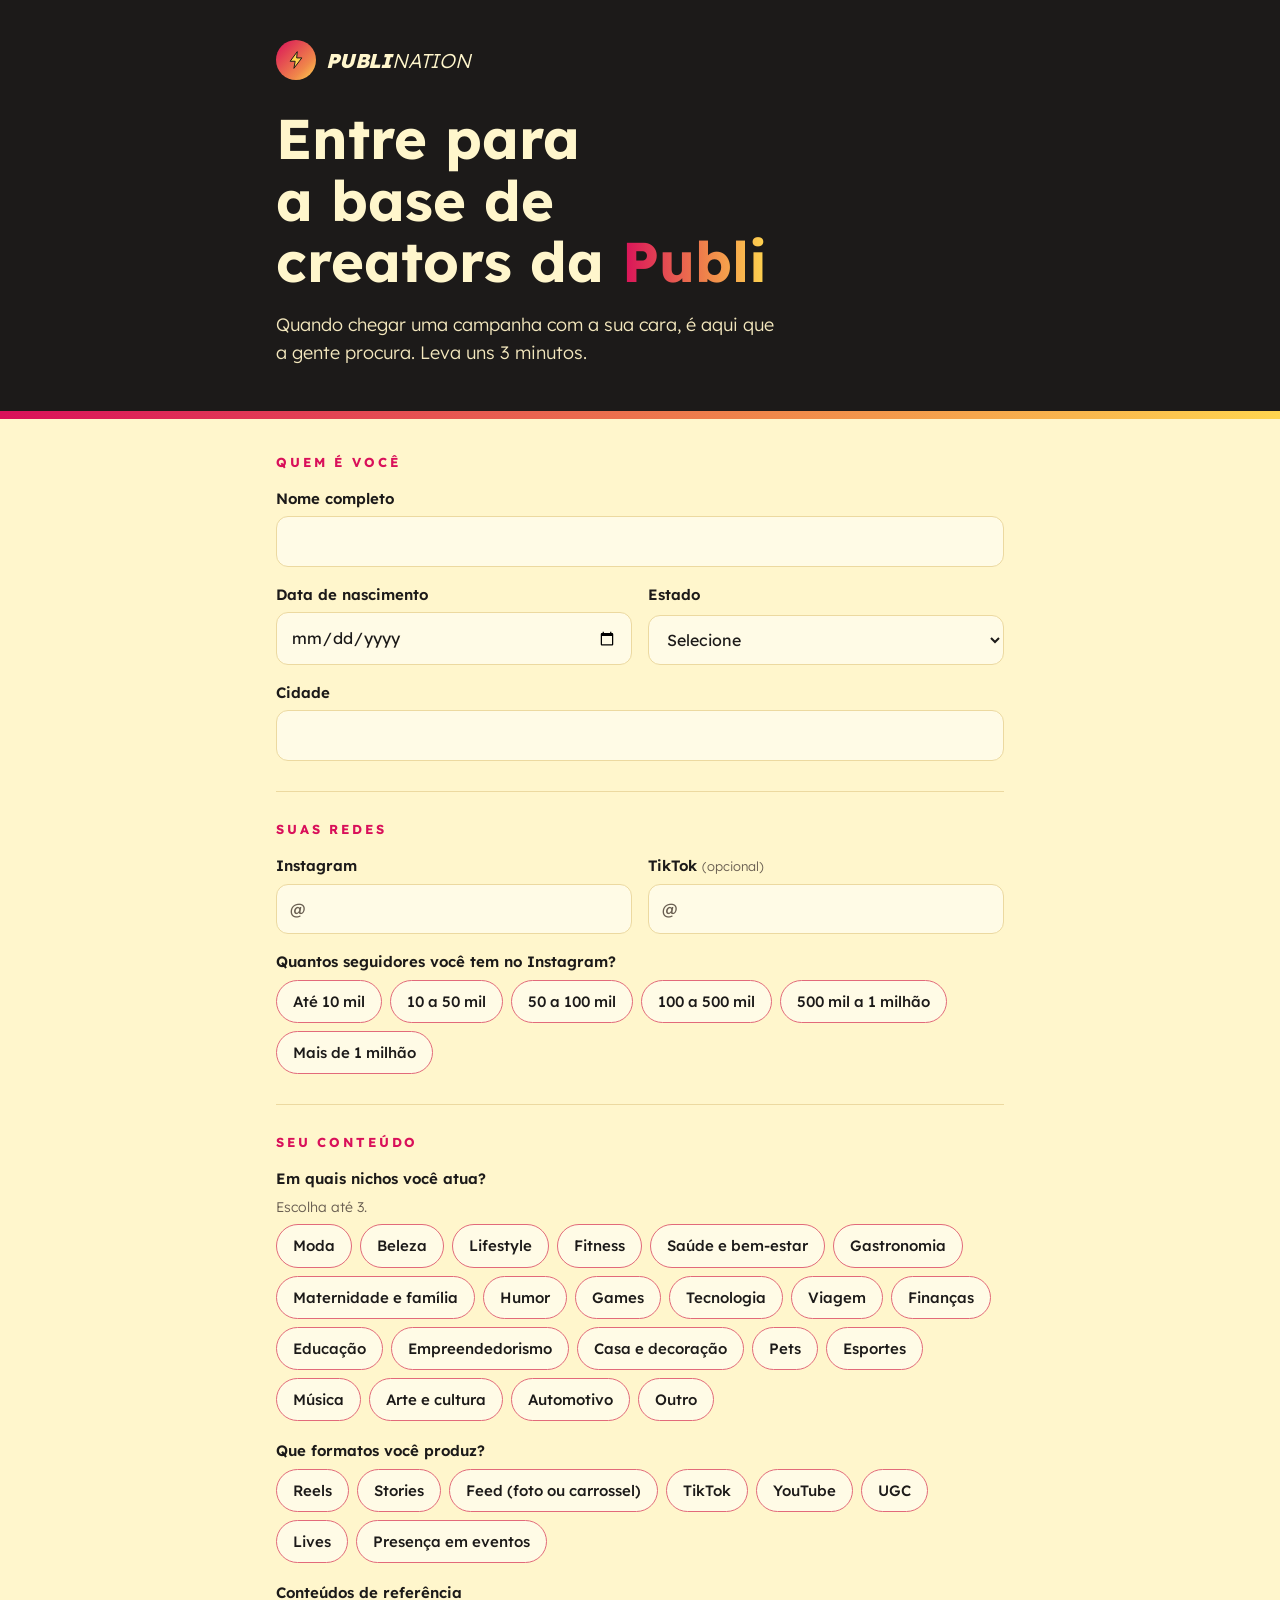
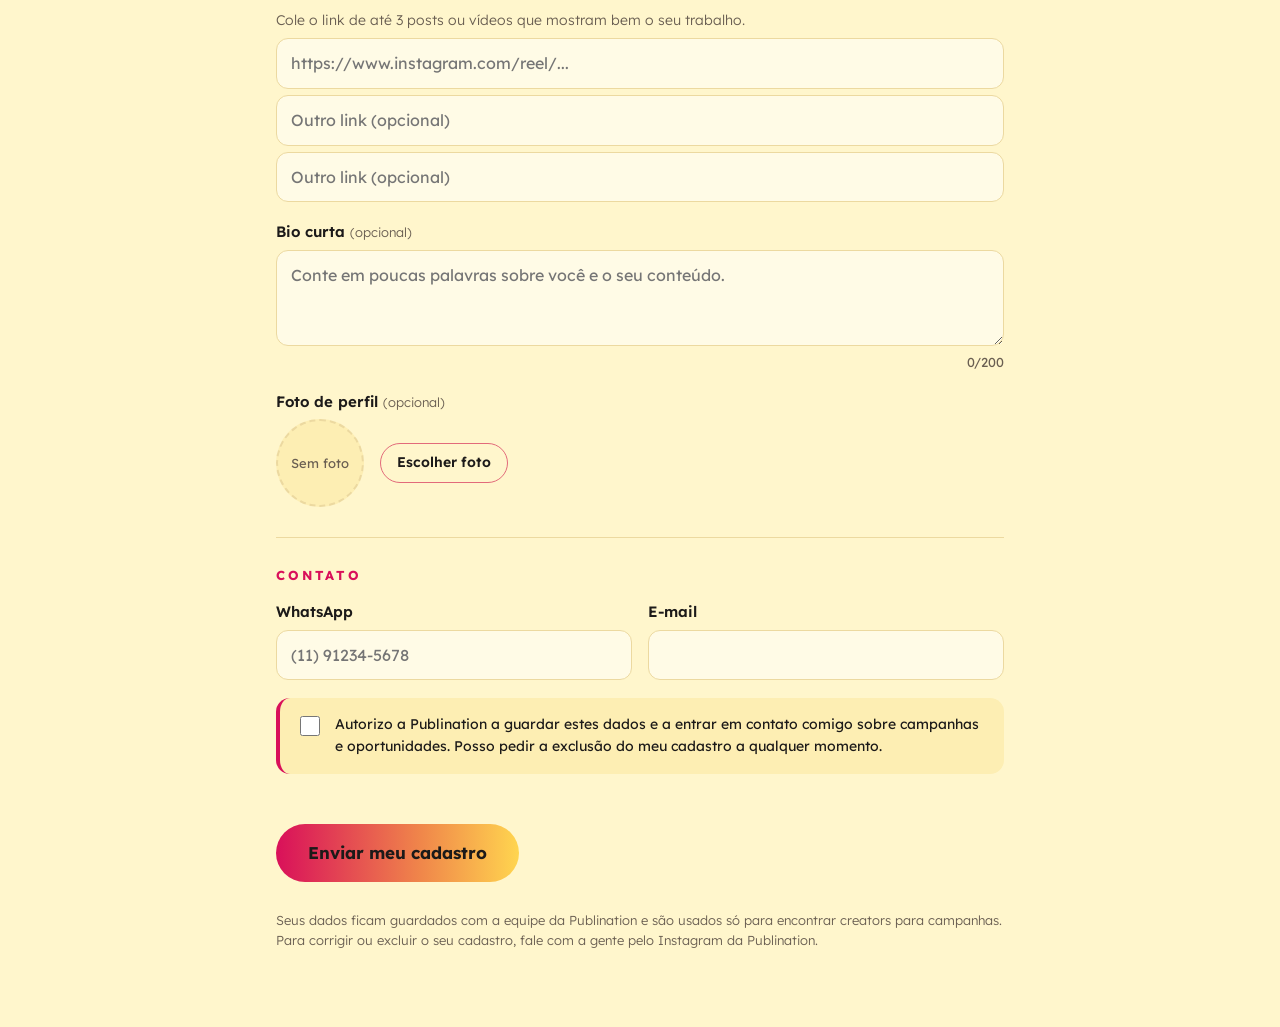
<file: index.html>
<!doctype html>
<html lang="pt-BR">
<head>
<meta charset="utf-8">
<meta name="viewport" content="width=device-width, initial-scale=1, viewport-fit=cover">
<title>Base de Creators Publi</title>
<meta name="description" content="Cadastre seu perfil na base de creators da Publination e seja lembrado nas próximas campanhas.">
<meta property="og:title" content="Entre para a base de creators da Publi">
<meta property="og:description" content="Cadastro rápido para ser encontrado nas próximas campanhas da Publination.">
<link rel="preconnect" href="https://fonts.googleapis.com">
<link rel="preconnect" href="https://fonts.gstatic.com" crossorigin>
<link rel="stylesheet" href="https://fonts.googleapis.com/css2?family=Lexend:wght@300;400;500;600;700;800&display=swap">
<link rel="stylesheet" href="styles.css">
</head>
<body>

<header class="faixa">
  <div class="faixa-interna">
    <div class="marca"><span class="marca-icone" aria-hidden="true"><svg viewBox="0 0 24 24"><path d="M13.5 2 5 13.5h6L9.5 22 19 9.5h-6.2L13.5 2Z" fill="#ffd54f" stroke="#1c1a19" stroke-width="1.2" stroke-linejoin="round"/></svg></span><span class="marca-nome"><b>PUBLI</b><span>NATION</span></span></div>
    <h1>Entre para a base de creators da <em>Publi</em></h1>
    <p>Quando chegar uma campanha com a sua cara, é aqui que a gente procura. Leva uns 3 minutos.</p>
  </div>
</header>

<main class="miolo">
  <form id="form" novalidate>
    <div class="oculto-robo" aria-hidden="true">
      <label for="site">Não preencha</label>
      <input type="text" id="site" name="site" tabindex="-1" autocomplete="off">
    </div>

    <section class="secao">
      <h2>Quem é você</h2>
      <div class="grade">
        <div class="campo inteiro">
          <label for="nome">Nome completo</label>
          <input type="text" id="nome" name="nome" autocomplete="name" maxlength="120" required>
        </div>
        <div class="campo">
          <label for="nascimento">Data de nascimento</label>
          <input type="date" id="nascimento" name="nascimento" required>
        </div>
        <div class="campo">
          <label for="estado">Estado</label>
          <select id="estado" name="estado" required>
            <option value="">Selecione</option>
          </select>
        </div>
        <div class="campo inteiro">
          <label for="cidade">Cidade</label>
          <input type="text" id="cidade" name="cidade" autocomplete="address-level2" maxlength="80" required>
        </div>
        <div class="campo inteiro" id="bloco-responsavel" hidden>
          <label for="responsavel">Nome do responsável legal</label>
          <input type="text" id="responsavel" name="responsavel" maxlength="120">
          <p class="dica" style="margin:0">Como você tem menos de 18 anos, o cadastro precisa ser feito com o seu responsável.</p>
        </div>
      </div>
    </section>

    <section class="secao">
      <h2>Suas redes</h2>
      <div class="grade">
        <div class="campo">
          <label for="instagram">Instagram</label>
          <div class="prefixo"><span>@</span><input type="text" id="instagram" name="instagram" autocapitalize="none" autocomplete="off" spellcheck="false" maxlength="60" required></div>
        </div>
        <div class="campo">
          <label for="tiktok">TikTok <span class="opcional">(opcional)</span></label>
          <div class="prefixo"><span>@</span><input type="text" id="tiktok" name="tiktok" autocapitalize="none" autocomplete="off" spellcheck="false" maxlength="60"></div>
        </div>
        <div class="campo inteiro">
          <span class="rotulo" id="rot-seguidores">Quantos seguidores você tem no Instagram?</span>
          <div class="chips" role="radiogroup" aria-labelledby="rot-seguidores" data-grupo="seguidores"></div>
        </div>
      </div>
    </section>

    <section class="secao">
      <h2>Seu conteúdo</h2>
      <div class="campo">
        <span class="rotulo" id="rot-nichos">Em quais nichos você atua?</span>
        <p class="dica" style="margin:0">Escolha até 3.</p>
        <div class="chips" role="group" aria-labelledby="rot-nichos" data-grupo="nichos"></div>
        <input type="text" id="nicho-outro" name="nichoOutro" placeholder="Qual outro nicho?" maxlength="60" hidden>
      </div>
      <div class="campo">
        <span class="rotulo" id="rot-formatos">Que formatos você produz?</span>
        <div class="chips" role="group" aria-labelledby="rot-formatos" data-grupo="formatos"></div>
      </div>
      <div class="campo">
        <label for="ref1">Conteúdos de referência</label>
        <p class="dica" style="margin:0">Cole o link de até 3 posts ou vídeos que mostram bem o seu trabalho.</p>
        <input type="url" id="ref1" name="ref1" placeholder="https://www.instagram.com/reel/..." inputmode="url" required>
        <input type="url" id="ref2" name="ref2" placeholder="Outro link (opcional)" inputmode="url">
        <input type="url" id="ref3" name="ref3" placeholder="Outro link (opcional)" inputmode="url">
      </div>
      <div class="campo">
        <label for="bio">Bio curta <span class="opcional">(opcional)</span></label>
        <textarea id="bio" name="bio" maxlength="200" placeholder="Conte em poucas palavras sobre você e o seu conteúdo."></textarea>
        <div class="contador"><span id="bio-conta">0</span>/200</div>
      </div>
      <div class="campo">
        <span class="rotulo">Foto de perfil <span class="opcional">(opcional)</span></span>
        <div class="foto-area">
          <div class="foto-previa" id="foto-previa">Sem foto</div>
          <div style="display:grid;gap:8px">
            <label class="botao-sec" for="foto" style="text-align:center">Escolher foto</label>
            <input type="file" id="foto" accept="image/*" hidden>
            <button type="button" class="botao-sec" id="foto-remover" hidden>Remover</button>
          </div>
        </div>
      </div>
    </section>

    <section class="secao">
      <h2>Contato</h2>
      <div class="grade">
        <div class="campo">
          <label for="whatsapp">WhatsApp</label>
          <input type="tel" id="whatsapp" name="whatsapp" placeholder="(11) 91234-5678" autocomplete="tel" inputmode="tel" maxlength="20" required>
        </div>
        <div class="campo">
          <label for="email">E-mail</label>
          <input type="email" id="email" name="email" autocomplete="email" maxlength="120" required>
        </div>
      </div>
      <label class="consentimento" for="lgpd">
        <input type="checkbox" id="lgpd" name="lgpd" required>
        <span id="texto-lgpd">Autorizo a Publination a guardar estes dados e a entrar em contato comigo sobre campanhas e oportunidades. Posso pedir a exclusão do meu cadastro a qualquer momento.</span>
      </label>
    </section>

    <div id="aviso" class="aviso erro" role="alert" hidden></div>
    <div style="margin-top:20px">
      <button type="submit" class="botao" id="enviar">Enviar meu cadastro</button>
    </div>
    <p class="rodape">Seus dados ficam guardados com a equipe da Publination e são usados só para encontrar creators para campanhas. Para corrigir ou excluir o seu cadastro, fale com a gente pelo Instagram da Publination.</p>
  </form>

  <div id="sucesso" class="sucesso" hidden>
    <div class="selo">✓</div>
    <h2>Cadastro feito!</h2>
    <p>Agora você faz parte da base de creators da Publi. Quando surgir uma campanha com o seu perfil, a gente chama no WhatsApp ou no e-mail que você deixou.</p>
    <p>Se mudar alguma coisa, como número ou faixa de seguidores, é só preencher de novo com o mesmo @. A gente considera sempre o cadastro mais recente.</p>
  </div>
</main>

<script src="config.js"></script>
<script>
(function () {
  var ESTADOS = ["AC","AL","AP","AM","BA","CE","DF","ES","GO","MA","MT","MS","MG","PA","PB","PR","PE","PI","RJ","RN","RS","RO","RR","SC","SP","SE","TO"];
  var SEGUIDORES = ["Até 10 mil","10 a 50 mil","50 a 100 mil","100 a 500 mil","500 mil a 1 milhão","Mais de 1 milhão"];
  var NICHOS = ["Moda","Beleza","Lifestyle","Fitness","Saúde e bem-estar","Gastronomia","Maternidade e família","Humor","Games","Tecnologia","Viagem","Finanças","Educação","Empreendedorismo","Casa e decoração","Pets","Esportes","Música","Arte e cultura","Automotivo","Outro"];
  var FORMATOS = ["Reels","Stories","Feed (foto ou carrossel)","TikTok","YouTube","UGC","Lives","Presença em eventos"];
  var MAX_NICHOS = 3;

  var form = document.getElementById("form");
  var selEstado = document.getElementById("estado");
  ESTADOS.forEach(function (uf) { var o = document.createElement("option"); o.value = uf; o.textContent = uf; selEstado.appendChild(o); });

  function montarChips(grupo, itens, tipo) {
    var box = document.querySelector('[data-grupo="' + grupo + '"]');
    itens.forEach(function (t, i) {
      var l = document.createElement("label"); l.className = "chip";
      var inp = document.createElement("input"); inp.type = tipo; inp.name = grupo; inp.value = t; inp.id = grupo + "-" + i;
      var s = document.createElement("span"); s.textContent = t;
      l.appendChild(inp); l.appendChild(s); box.appendChild(l);
    });
    return box;
  }
  montarChips("seguidores", SEGUIDORES, "radio");
  var boxNichos = montarChips("nichos", NICHOS, "checkbox");
  montarChips("formatos", FORMATOS, "checkbox");

  var nichoOutro = document.getElementById("nicho-outro");
  boxNichos.addEventListener("change", function () {
    var marcados = boxNichos.querySelectorAll("input:checked");
    boxNichos.querySelectorAll("input").forEach(function (i) { i.disabled = !i.checked && marcados.length >= MAX_NICHOS; });
    var outro = boxNichos.querySelector('input[value="Outro"]').checked;
    nichoOutro.hidden = !outro;
  });

  // Menor de idade
  var nasc = document.getElementById("nascimento");
  var blocoResp = document.getElementById("bloco-responsavel");
  var textoLgpd = document.getElementById("texto-lgpd");
  var TEXTO_ADULTO = textoLgpd.textContent;
  function idade(iso) {
    if (!iso) return null;
    var p = iso.split("-"); var d = new Date(+p[0], +p[1] - 1, +p[2]);
    if (isNaN(d)) return null;
    var h = new Date(); var a = h.getFullYear() - d.getFullYear();
    if (h.getMonth() < d.getMonth() || (h.getMonth() === d.getMonth() && h.getDate() < d.getDate())) a--;
    return a;
  }
  nasc.max = new Date().toISOString().slice(0, 10);
  nasc.addEventListener("change", function () {
    var a = idade(nasc.value);
    var menor = a !== null && a < 18;
    blocoResp.hidden = !menor;
    textoLgpd.textContent = menor
      ? "Sou o responsável legal por este creator e autorizo a Publination a guardar estes dados e a entrar em contato sobre campanhas e oportunidades. Posso pedir a exclusão do cadastro a qualquer momento."
      : TEXTO_ADULTO;
  });

  // Máscara de WhatsApp
  var whats = document.getElementById("whatsapp");
  whats.addEventListener("input", function () {
    var d = whats.value.replace(/\D/g, "").slice(0, 11);
    var out = d;
    if (d.length > 2) out = "(" + d.slice(0, 2) + ") " + d.slice(2);
    if (d.length > 7) out = "(" + d.slice(0, 2) + ") " + d.slice(2, 7) + "-" + d.slice(7);
    whats.value = out;
  });

  // Limpa @ e links colados
  function limparArroba(v) {
    v = (v || "").trim();
    var m = v.match(/(?:instagram\.com|tiktok\.com)\/@?([A-Za-z0-9._]+)/i);
    if (m) v = m[1];
    return v.replace(/^@+/, "").replace(/[^A-Za-z0-9._]/g, "").toLowerCase();
  }
  ["instagram", "tiktok"].forEach(function (id) {
    var el = document.getElementById(id);
    el.addEventListener("blur", function () { el.value = limparArroba(el.value); });
  });

  var bio = document.getElementById("bio");
  bio.addEventListener("input", function () { document.getElementById("bio-conta").textContent = bio.value.length; });

  // Foto: reduz para no máximo 480px antes de enviar
  var fotoDados = "";
  var inpFoto = document.getElementById("foto");
  var previa = document.getElementById("foto-previa");
  var btnRemover = document.getElementById("foto-remover");
  inpFoto.addEventListener("change", function () {
    var f = inpFoto.files && inpFoto.files[0];
    if (!f) return;
    var leitor = new FileReader();
    leitor.onload = function () {
      var img = new Image();
      img.onload = function () {
        var lado = Math.min(img.width, img.height);
        var alvo = Math.min(480, lado);
        var c = document.createElement("canvas"); c.width = alvo; c.height = alvo;
        var sx = (img.width - lado) / 2, sy = (img.height - lado) / 2;
        c.getContext("2d").drawImage(img, sx, sy, lado, lado, 0, 0, alvo, alvo);
        fotoDados = c.toDataURL("image/jpeg", 0.82);
        previa.innerHTML = ""; var i = new Image(); i.src = fotoDados; i.alt = "Prévia da foto"; previa.appendChild(i);
        btnRemover.hidden = false;
      };
      img.onerror = function () { mostrarAviso("Não conseguimos abrir essa imagem. Tente uma foto em JPG ou PNG."); };
      img.src = leitor.result;
    };
    leitor.readAsDataURL(f);
  });
  btnRemover.addEventListener("click", function () {
    fotoDados = ""; inpFoto.value = ""; previa.textContent = "Sem foto"; btnRemover.hidden = true;
  });

  var aviso = document.getElementById("aviso");
  function mostrarAviso(t) { aviso.textContent = t; aviso.hidden = false; aviso.scrollIntoView({ behavior: "smooth", block: "center" }); }

  function valores(nome) {
    return Array.prototype.map.call(form.querySelectorAll('input[name="' + nome + '"]:checked'), function (i) { return i.value; });
  }
  function urlValida(u) { return /^https?:\/\/\S+\.\S+/i.test(u); }

  function validar() {
    form.querySelectorAll(".invalido").forEach(function (e) { e.classList.remove("invalido"); });
    var faltando = [];
    function exigir(id, rotulo, ok) {
      var el = document.getElementById(id);
      var valido = ok !== undefined ? ok : !!el.value.trim();
      if (!valido) { el.classList.add("invalido"); faltando.push(rotulo); }
    }
    exigir("nome", "nome");
    exigir("nascimento", "data de nascimento");
    exigir("estado", "estado");
    exigir("cidade", "cidade");
    var a = idade(nasc.value);
    if (a !== null && a < 18) exigir("responsavel", "nome do responsável");
    document.getElementById("instagram").value = limparArroba(document.getElementById("instagram").value);
    document.getElementById("tiktok").value = limparArroba(document.getElementById("tiktok").value);
    exigir("instagram", "Instagram");
    if (!valores("seguidores").length) faltando.push("faixa de seguidores");
    if (!valores("nichos").length) faltando.push("nicho");
    if (valores("nichos").indexOf("Outro") > -1) exigir("nicho-outro", "qual outro nicho");
    if (!valores("formatos").length) faltando.push("formatos");
    exigir("ref1", "conteúdo de referência", urlValida(document.getElementById("ref1").value.trim()));
    ["ref2", "ref3"].forEach(function (id) { var v = document.getElementById(id).value.trim(); if (v) exigir(id, "link de referência válido", urlValida(v)); });
    exigir("whatsapp", "WhatsApp", whats.value.replace(/\D/g, "").length >= 10);
    exigir("email", "e-mail", /^[^\s@]+@[^\s@]+\.[^\s@]+$/.test(document.getElementById("email").value.trim()));
    if (!document.getElementById("lgpd").checked) faltando.push("autorização de uso dos dados");
    return faltando;
  }

  form.addEventListener("submit", function (ev) {
    ev.preventDefault();
    aviso.hidden = true;
    var faltando = validar();
    if (faltando.length) { mostrarAviso("Falta preencher: " + faltando.join(", ") + "."); return; }
    var url = window.BASE_PUBLI && window.BASE_PUBLI.SCRIPT_URL;
    if (!url || url.indexOf("http") !== 0) { mostrarAviso("O cadastro ainda não está conectado à planilha. Avise a equipe da Publi."); return; }

    var nichos = valores("nichos").filter(function (n) { return n !== "Outro"; });
    if (!nichoOutro.hidden && nichoOutro.value.trim()) nichos.push(nichoOutro.value.trim());
    var dados = {
      site: document.getElementById("site").value,
      nome: document.getElementById("nome").value.trim(),
      nascimento: nasc.value,
      responsavel: blocoResp.hidden ? "" : document.getElementById("responsavel").value.trim(),
      estado: selEstado.value,
      cidade: document.getElementById("cidade").value.trim(),
      instagram: document.getElementById("instagram").value,
      tiktok: document.getElementById("tiktok").value,
      seguidores: valores("seguidores")[0],
      nichos: nichos.join(", "),
      formatos: valores("formatos").join(", "),
      ref1: document.getElementById("ref1").value.trim(),
      ref2: document.getElementById("ref2").value.trim(),
      ref3: document.getElementById("ref3").value.trim(),
      bio: bio.value.trim(),
      whatsapp: whats.value,
      email: document.getElementById("email").value.trim(),
      foto: fotoDados
    };

    var btn = document.getElementById("enviar");
    btn.disabled = true; btn.textContent = "Enviando...";
    fetch(url, { method: "POST", headers: { "Content-Type": "text/plain;charset=utf-8" }, body: JSON.stringify(dados) })
      .then(function (r) { return r.json(); })
      .then(function (res) {
        if (!res || !res.ok) throw new Error((res && res.erro) || "erro");
        form.hidden = true;
        document.getElementById("sucesso").hidden = false;
        window.scrollTo({ top: 0, behavior: "smooth" });
      })
      .catch(function () {
        mostrarAviso("Não conseguimos enviar agora. Confira sua internet e tente de novo em alguns segundos.");
        btn.disabled = false; btn.textContent = "Enviar meu cadastro";
      });
  });
})();
</script>
</body>
</html>
</file>
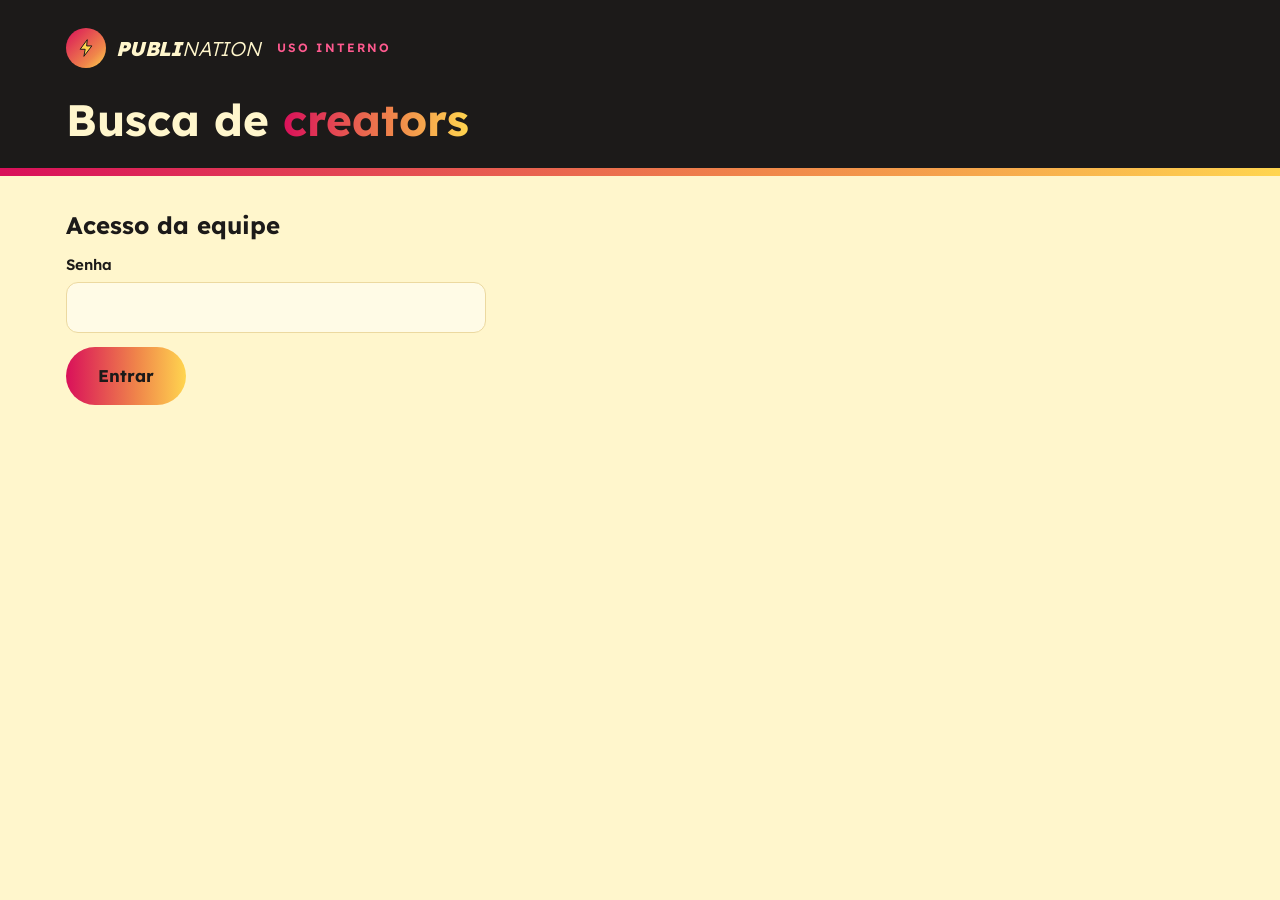
<file: busca.html>
<!doctype html>
<html lang="pt-BR">
<head>
<meta charset="utf-8">
<meta name="viewport" content="width=device-width, initial-scale=1, viewport-fit=cover">
<meta name="robots" content="noindex, nofollow">
<title>Busca de Creators Publi</title>
<link rel="preconnect" href="https://fonts.googleapis.com">
<link rel="preconnect" href="https://fonts.gstatic.com" crossorigin>
<link rel="stylesheet" href="https://fonts.googleapis.com/css2?family=Lexend:wght@300;400;500;600;700;800&display=swap">
<link rel="stylesheet" href="styles.css">
<style>
  .faixa { padding-block: 28px 32px; }
  .faixa h1 { font-size: clamp(30px, 5vw, 44px); max-width: none; }
  .miolo { max-width: 1180px; }
  .entrar { max-width: 420px; display: grid; gap: 14px; }
  .filtros {
    display: grid; gap: 12px;
    grid-template-columns: 2fr repeat(4, 1fr) 0.7fr 0.7fr;
    align-items: end;
    background: var(--superficie); border-radius: var(--raio); padding: 16px;
  }
  .filtros > * { min-width: 0; }
  .filtros label { font-size: 13px; }
  @media (max-width: 1000px) { .filtros { grid-template-columns: 1fr 1fr 1fr; } .filtros .busca-texto { grid-column: 1 / -1; } }
  @media (max-width: 560px) { .filtros { grid-template-columns: 1fr 1fr; } }
  .barra { display: flex; justify-content: space-between; align-items: center; gap: 12px; flex-wrap: wrap; margin: 20px 0 14px; }
  .total { font-weight: 700; font-variant-numeric: tabular-nums; }
  .cards { display: grid; gap: 16px; grid-template-columns: repeat(auto-fill, minmax(300px, 1fr)); }
  .card {
    border: 1.5px solid var(--linha); border-radius: var(--raio); padding: 18px;
    display: grid; gap: 12px; align-content: start; background: var(--fundo); min-width: 0;
  }
  .topo { display: flex; gap: 14px; align-items: center; min-width: 0; }
  .avatar {
    width: 64px; height: 64px; border-radius: 50%; flex: none; overflow: hidden;
    background: var(--degrade); color: #1c1a19;
    display: grid; place-items: center; font-family: var(--display); font-weight: 800; font-size: 22px;
  }
  .avatar img { width: 100%; height: 100%; object-fit: cover; }
  .topo > div { min-width: 0; }
  .card h3 { font-size: 19px; overflow-wrap: anywhere; }
  .meta { color: var(--tinta-suave); font-size: 14px; }
  .redes { display: flex; gap: 12px; flex-wrap: wrap; font-size: 14px; font-weight: 600; }
  .redes a { text-decoration: none; border-bottom: 1.5px solid var(--carmim); }
  .tags { display: flex; flex-wrap: wrap; gap: 6px; }
  .tag { font-size: 12px; padding: 4px 10px; border-radius: 999px; background: var(--superficie); }
  .tag.nicho { background: var(--tinta); color: var(--fundo); }
  .tag.seg { background: var(--degrade); color: #1c1a19; font-weight: 700; }
  .bio { font-size: 14px; margin: 0; overflow-wrap: anywhere; }
  .refs { display: flex; gap: 10px; flex-wrap: wrap; font-size: 13px; }
  .contato { display: grid; gap: 6px; border-top: 1px solid var(--linha); padding-top: 12px; font-size: 14px; }
  .contato div { display: flex; justify-content: space-between; align-items: center; gap: 8px; min-width: 0; }
  .contato span { overflow-wrap: anywhere; min-width: 0; }
  .copiar { font: inherit; font-size: 12px; font-weight: 700; background: none; border: 1.5px solid var(--linha); color: var(--tinta); border-radius: 999px; padding: 4px 10px; cursor: pointer; flex: none; }
  .copiar:hover { border-color: var(--tinta); }
  .vazio { padding: 48px 16px; text-align: center; color: var(--tinta-suave); }
  .mais { display: flex; justify-content: center; margin-top: 24px; }
</style>
</head>
<body>

<header class="faixa">
  <div class="faixa-interna" style="max-width:1148px">
    <div class="marca"><span class="marca-icone" aria-hidden="true"><svg viewBox="0 0 24 24"><path d="M13.5 2 5 13.5h6L9.5 22 19 9.5h-6.2L13.5 2Z" fill="#ffd54f" stroke="#1c1a19" stroke-width="1.2" stroke-linejoin="round"/></svg></span><span class="marca-nome"><b>PUBLI</b><span>NATION</span></span><span class="marca-extra">uso interno</span></div>
    <h1>Busca de <em>creators</em></h1>
  </div>
</header>

<main class="miolo">
  <form id="entrar" class="entrar">
    <h2 style="font-size:24px">Acesso da equipe</h2>
    <div class="campo">
      <label for="senha">Senha</label>
      <input type="password" id="senha" autocomplete="current-password" required>
    </div>
    <div id="aviso-entrar" class="aviso erro" role="alert" hidden></div>
    <div><button class="botao" type="submit" id="btn-entrar">Entrar</button></div>
  </form>

  <section id="painel" hidden>
    <div class="filtros">
      <div class="campo busca-texto">
        <label for="f-texto">Buscar</label>
        <input type="search" id="f-texto" placeholder="Nome, @, cidade ou palavra da bio">
      </div>
      <div class="campo"><label for="f-nicho">Nicho</label><select id="f-nicho"><option value="">Todos</option></select></div>
      <div class="campo"><label for="f-estado">Estado</label><select id="f-estado"><option value="">Todos</option></select></div>
      <div class="campo"><label for="f-seg">Seguidores</label><select id="f-seg"><option value="">Todas as faixas</option></select></div>
      <div class="campo"><label for="f-formato">Formato</label><select id="f-formato"><option value="">Todos</option></select></div>
      <div class="campo"><label for="f-idmin">Idade mín.</label><input type="number" id="f-idmin" min="0" max="99" inputmode="numeric"></div>
      <div class="campo"><label for="f-idmax">Idade máx.</label><input type="number" id="f-idmax" min="0" max="99" inputmode="numeric"></div>
    </div>
    <div class="barra">
      <div class="total" id="total" aria-live="polite"></div>
      <div style="display:flex;gap:8px;flex-wrap:wrap">
        <button class="botao-sec" type="button" id="limpar">Limpar filtros</button>
        <button class="botao-sec" type="button" id="atualizar">Atualizar lista</button>
      </div>
    </div>
    <div class="cards" id="cards"></div>
    <div class="mais"><button class="botao-sec" type="button" id="mais" hidden>Mostrar mais</button></div>
  </section>
</main>

<script src="config.js"></script>
<script>
(function () {
  var SEGUIDORES = ["Até 10 mil","10 a 50 mil","50 a 100 mil","100 a 500 mil","500 mil a 1 milhão","Mais de 1 milhão"];
  var POR_PAGINA = 48;
  var todos = [], filtrados = [], mostrando = 0, senha = "";
  var $ = function (id) { return document.getElementById(id); };

  function guardar(s) { try { sessionStorage.setItem("basePubliSenha", s); } catch (e) {} }
  function lerGuardada() { try { return sessionStorage.getItem("basePubliSenha") || ""; } catch (e) { return ""; } }

  function idade(txt) {
    if (!txt) return null;
    var a, m, d, p;
    if ((p = txt.match(/^(\d{4})-(\d{2})-(\d{2})/))) { a = +p[1]; m = +p[2]; d = +p[3]; }
    else if ((p = txt.match(/^(\d{1,2})\/(\d{1,2})\/(\d{4})/))) { d = +p[1]; m = +p[2]; a = +p[3]; }
    else return null;
    var h = new Date(), r = h.getFullYear() - a;
    if (h.getMonth() + 1 < m || (h.getMonth() + 1 === m && h.getDate() < d)) r--;
    return r;
  }
  function semAcento(s) { return (s || "").normalize("NFD").replace(/[̀-ͯ]/g, "").toLowerCase(); }
  function lista(s) { return (s || "").split(",").map(function (x) { return x.trim(); }).filter(Boolean); }

  function carregar() {
    var url = window.BASE_PUBLI && window.BASE_PUBLI.SCRIPT_URL;
    if (!url || url.indexOf("http") !== 0) { erroEntrar("A URL do Apps Script ainda não foi colocada no arquivo config.js."); return Promise.resolve(); }
    $("btn-entrar").disabled = true; $("btn-entrar").textContent = "Carregando...";
    $("total").textContent = "Carregando...";
    return fetch(url + "?acao=listar&senha=" + encodeURIComponent(senha))
      .then(function (r) { return r.json(); })
      .then(function (res) {
        if (!res.ok) {
          guardar("");
          $("painel").hidden = true; $("entrar").hidden = false;
          erroEntrar(res.erro === "senha" ? "Senha incorreta." : "Não foi possível carregar a lista.");
          return;
        }
        guardar(senha);
        // Mantém só o cadastro mais recente de cada @
        var mapa = {};
        res.creators.forEach(function (c) { mapa[c.instagram] = c; });
        todos = Object.keys(mapa).map(function (k) {
          var c = mapa[k];
          c._idade = idade(c.nascimento);
          c._nichos = lista(c.nichos);
          c._formatos = lista(c.formatos);
          c._busca = semAcento([c.nome, c.instagram, c.tiktok, c.cidade, c.estado, c.bio, c.nichos].join(" "));
          return c;
        }).sort(function (a, b) { return (b.dataCadastro || "").localeCompare(a.dataCadastro || ""); });
        montarFiltros();
        $("entrar").hidden = true; $("painel").hidden = false;
        filtrar();
      })
      .catch(function () { erroEntrar("Não foi possível conectar. Tente de novo."); })
      .then(function () { $("btn-entrar").disabled = false; $("btn-entrar").textContent = "Entrar"; });
  }
  function erroEntrar(t) { $("aviso-entrar").textContent = t; $("aviso-entrar").hidden = false; }

  function preencherSelect(id, valores) {
    var sel = $(id), atual = sel.value;
    while (sel.options.length > 1) sel.remove(1);
    valores.forEach(function (v) { var o = document.createElement("option"); o.value = v; o.textContent = v; sel.appendChild(o); });
    sel.value = atual;
  }
  function unicos(fn) {
    var s = {};
    todos.forEach(function (c) { fn(c).forEach(function (v) { if (v) s[v] = 1; }); });
    return Object.keys(s).sort(function (a, b) { return a.localeCompare(b, "pt-BR"); });
  }
  function montarFiltros() {
    preencherSelect("f-nicho", unicos(function (c) { return c._nichos; }));
    preencherSelect("f-estado", unicos(function (c) { return [c.estado]; }));
    preencherSelect("f-formato", unicos(function (c) { return c._formatos; }));
    var segs = unicos(function (c) { return [c.seguidores]; });
    preencherSelect("f-seg", SEGUIDORES.filter(function (s) { return segs.indexOf(s) > -1; }));
  }

  function filtrar() {
    var t = semAcento($("f-texto").value.trim()).replace(/^@/, "");
    var nicho = $("f-nicho").value, uf = $("f-estado").value, seg = $("f-seg").value, fmt = $("f-formato").value;
    var min = $("f-idmin").value === "" ? null : +$("f-idmin").value;
    var max = $("f-idmax").value === "" ? null : +$("f-idmax").value;
    filtrados = todos.filter(function (c) {
      if (t && c._busca.indexOf(t) === -1) return false;
      if (nicho && c._nichos.indexOf(nicho) === -1) return false;
      if (uf && c.estado !== uf) return false;
      if (seg && c.seguidores !== seg) return false;
      if (fmt && c._formatos.indexOf(fmt) === -1) return false;
      if (min !== null && (c._idade === null || c._idade < min)) return false;
      if (max !== null && (c._idade === null || c._idade > max)) return false;
      return true;
    });
    var n = filtrados.length;
    $("total").textContent = n.toLocaleString("pt-BR") + (n === 1 ? " creator encontrado" : " creators encontrados") + " de " + todos.length.toLocaleString("pt-BR");
    $("cards").innerHTML = ""; mostrando = 0;
    if (!n) {
      var v = document.createElement("div"); v.className = "vazio";
      v.textContent = todos.length ? "Nenhum creator com esses filtros. Tente tirar algum." : "Ainda não tem ninguém cadastrado. Assim que o link for divulgado, os cadastros aparecem aqui.";
      $("cards").appendChild(v);
    }
    mostrarMais();
  }

  function el(tag, cls, texto) { var e = document.createElement(tag); if (cls) e.className = cls; if (texto != null) e.textContent = texto; return e; }
  function link(href, texto) { var a = el("a", null, texto); a.href = href; a.target = "_blank"; a.rel = "noopener"; return a; }
  function seguro(u) { return /^https?:\/\//i.test(u || "") ? u : ""; }
  function iniciais(n) { return (n || "?").trim().split(/\s+/).slice(0, 2).map(function (p) { return p[0]; }).join("").toUpperCase(); }

  function linhaContato(rotulo, valor, extra) {
    var d = el("div");
    var s = el("span"); s.appendChild(el("strong", null, rotulo + ": "));
    if (extra) s.appendChild(extra); else s.appendChild(document.createTextNode(valor));
    var b = el("button", "copiar", "Copiar"); b.type = "button";
    b.addEventListener("click", function () {
      var ok = function () { b.textContent = "Copiado"; setTimeout(function () { b.textContent = "Copiar"; }, 1500); };
      if (navigator.clipboard) navigator.clipboard.writeText(valor).then(ok, function () {});
    });
    d.appendChild(s); d.appendChild(b); return d;
  }

  function card(c) {
    var k = el("article", "card");
    var topo = el("div", "topo");
    var av = el("div", "avatar");
    if (seguro(c.foto)) { var im = new Image(); im.src = c.foto; im.alt = ""; im.loading = "lazy"; im.onerror = function () { av.textContent = iniciais(c.nome); }; av.appendChild(im); }
    else av.textContent = iniciais(c.nome);
    var info = el("div");
    info.appendChild(el("h3", null, c.nome));
    var partes = [];
    if (c._idade !== null) partes.push(c._idade + " anos");
    if (c.cidade || c.estado) partes.push([c.cidade, c.estado].filter(Boolean).join("/"));
    info.appendChild(el("div", "meta", partes.join(" · ")));
    topo.appendChild(av); topo.appendChild(info); k.appendChild(topo);

    var redes = el("div", "redes");
    redes.appendChild(link("https://www.instagram.com/" + encodeURIComponent(c.instagram) + "/", "@" + c.instagram));
    if (c.tiktok) redes.appendChild(link("https://www.tiktok.com/@" + encodeURIComponent(c.tiktok), "TikTok @" + c.tiktok));
    k.appendChild(redes);

    var tags = el("div", "tags");
    if (c.seguidores) tags.appendChild(el("span", "tag seg", c.seguidores));
    c._nichos.forEach(function (n) { tags.appendChild(el("span", "tag nicho", n)); });
    c._formatos.forEach(function (f) { tags.appendChild(el("span", "tag", f)); });
    k.appendChild(tags);

    if (c.bio) k.appendChild(el("p", "bio", c.bio));

    var refs = [c.ref1, c.ref2, c.ref3].map(seguro).filter(Boolean);
    if (refs.length) {
      var r = el("div", "refs"); r.appendChild(el("strong", null, "Referências:"));
      refs.forEach(function (u, i) { r.appendChild(link(u, "Conteúdo " + (i + 1))); });
      k.appendChild(r);
    }

    var ct = el("div", "contato");
    if (c.whatsapp) {
      var num = c.whatsapp.replace(/\D/g, "");
      if (num.length <= 11) num = "55" + num;
      ct.appendChild(linhaContato("WhatsApp", c.whatsapp, link("https://wa.me/" + num, c.whatsapp)));
    }
    if (c.email) ct.appendChild(linhaContato("E-mail", c.email));
    if (c.responsavel) ct.appendChild(el("div", "meta", "Menor de idade. Responsável: " + c.responsavel));
    ct.appendChild(el("div", "meta", "Cadastro em " + (c.dataCadastro || "").slice(0, 10).split("-").reverse().join("/")));
    k.appendChild(ct);
    return k;
  }

  function mostrarMais() {
    var frag = document.createDocumentFragment();
    filtrados.slice(mostrando, mostrando + POR_PAGINA).forEach(function (c) { frag.appendChild(card(c)); });
    $("cards").appendChild(frag);
    mostrando = Math.min(filtrados.length, mostrando + POR_PAGINA);
    $("mais").hidden = mostrando >= filtrados.length;
  }

  var espera;
  ["f-texto", "f-idmin", "f-idmax"].forEach(function (id) { $(id).addEventListener("input", function () { clearTimeout(espera); espera = setTimeout(filtrar, 200); }); });
  ["f-nicho", "f-estado", "f-seg", "f-formato"].forEach(function (id) { $(id).addEventListener("change", filtrar); });
  $("mais").addEventListener("click", mostrarMais);
  $("limpar").addEventListener("click", function () {
    ["f-texto", "f-nicho", "f-estado", "f-seg", "f-formato", "f-idmin", "f-idmax"].forEach(function (id) { $(id).value = ""; });
    filtrar();
  });
  $("atualizar").addEventListener("click", carregar);
  $("entrar").addEventListener("submit", function (e) {
    e.preventDefault(); $("aviso-entrar").hidden = true;
    senha = $("senha").value; carregar();
  });

  senha = lerGuardada();
  if (senha) carregar();
})();
</script>
</body>
</html>
</file>
<file: styles.css>
/* Base de Creators Publi, na identidade visual da Publination
   Layout: faixa escura de abertura com a marca e uma barra em degradê embaixo, conteúdo em creme numa coluna,
   rótulos rosa espaçados no topo de cada bloco, chips em pílula com contorno e preenchimento em degradê. */
:root {
  --carmim: #d9105a;
  --laranja: #f0874a;
  --amarelo: #ffd54f;
  --degrade: linear-gradient(90deg, #d9105a 0%, #f0874a 60%, #ffd54f 100%);
  --escuro: #1c1a19;
  --creme: #fff6cc;
  --tinta: #1c1a19;
  --tinta-suave: #6a5f52;
  --fundo: #fff6cc;
  --superficie: #fdeeb3;
  --linha: #ecd9a0;
  --campo: #fffbe6;
  --rotulo: #d9105a;
  --erro: #b3123f;
  --ok: #1f8a4c;
  --display: "Lexend", "Segoe UI", system-ui, sans-serif;
  --texto: "Lexend", "Segoe UI", system-ui, -apple-system, sans-serif;
  --raio: 14px;
}
@media (prefers-color-scheme: dark) {
  :root {
    --tinta: #fff6cc;
    --tinta-suave: #c9bd9c;
    --fundo: #1c1a19;
    --superficie: #2a2624;
    --linha: #433c36;
    --campo: #242120;
    --rotulo: #ff5a8f;
    --erro: #ff6b8e;
    --ok: #4fd18a;
    color-scheme: dark;
  }
}

* { box-sizing: border-box; }
[hidden] { display: none !important; }
html { -webkit-text-size-adjust: 100%; }
body {
  margin: 0;
  background: var(--fundo);
  color: var(--tinta);
  font-family: var(--texto);
  font-size: 16px;
  line-height: 1.55;
}
img { max-width: 100%; display: block; }
a { color: inherit; }
h1, h2, h3 { font-family: var(--display); line-height: 1.1; text-wrap: balance; margin: 0; font-weight: 700; }

.faixa {
  background: var(--escuro);
  color: var(--creme);
  padding-block: 40px 52px;
  padding-left: max(16px, env(safe-area-inset-left, 0px));
  padding-right: max(16px, env(safe-area-inset-right, 0px));
  position: relative;
}
.faixa::after {
  content: "";
  position: absolute; left: 0; right: 0; bottom: 0; height: 8px;
  background: var(--degrade);
}
.faixa-interna { max-width: 728px; margin: 0 auto; position: relative; }
.marca { display: flex; align-items: center; gap: 10px; margin-bottom: 28px; }
.marca-icone {
  width: 40px; height: 40px; border-radius: 50%; flex: none;
  background: linear-gradient(135deg, #d9105a, #f0874a 70%, #ffd54f);
  display: grid; place-items: center;
}
.marca-icone svg { width: 20px; height: 20px; }
.marca-nome { font-size: 20px; font-style: italic; letter-spacing: -0.01em; color: var(--creme); }
.marca-nome b { font-weight: 800; }
.marca-nome span { font-weight: 300; }
.marca-extra { font-size: 12px; letter-spacing: 0.18em; text-transform: uppercase; color: #ff5a8f; font-weight: 600; margin-left: 6px; }
.faixa h1 { font-size: clamp(34px, 6.4vw, 56px); max-width: 15ch; color: var(--creme); }
.faixa h1 em {
  font-style: normal;
  background: var(--degrade); -webkit-background-clip: text; background-clip: text; color: transparent;
}
.faixa p { font-size: 18px; max-width: 46ch; margin: 18px 0 0; color: #f3e7bd; font-weight: 300; }

.miolo {
  max-width: 760px;
  margin: 0 auto;
  padding-block: 36px 64px;
  padding-left: max(16px, env(safe-area-inset-left, 0px));
  padding-right: max(16px, env(safe-area-inset-right, 0px));
}

.secao { display: grid; gap: 18px; padding-block: 30px; border-top: 1px solid var(--linha); }
.secao:first-of-type { border-top: 0; padding-top: 0; }
.secao h2 {
  font-size: 13px; font-weight: 700; letter-spacing: 0.22em; text-transform: uppercase; color: var(--rotulo);
}
.dica { color: var(--tinta-suave); font-size: 14px; margin: -10px 0 0; font-weight: 300; }

.grade { display: grid; gap: 16px; grid-template-columns: 1fr 1fr; }
.grade > * { min-width: 0; }
.grade .inteiro { grid-column: 1 / -1; }
@media (max-width: 560px) { .grade { grid-template-columns: 1fr; } }

.campo { display: grid; gap: 6px; }
label, .rotulo { font-weight: 600; font-size: 15px; }
.opcional { font-weight: 300; color: var(--tinta-suave); font-size: 13px; }
input[type="text"], input[type="email"], input[type="tel"], input[type="url"], input[type="date"],
input[type="password"], input[type="search"], input[type="number"], select, textarea {
  width: 100%;
  font: inherit;
  font-weight: 400;
  color: var(--tinta);
  background: var(--campo);
  border: 1.5px solid var(--linha);
  border-radius: 12px;
  padding: 12px 14px;
  min-height: 48px;
}
textarea { resize: vertical; min-height: 96px; }
input:focus, select:focus, textarea:focus, button:focus-visible, .chip input:focus-visible + span {
  outline: 3px solid color-mix(in srgb, var(--carmim) 40%, transparent);
  outline-offset: 1px;
  border-color: var(--carmim);
}
.prefixo { position: relative; }
.prefixo span {
  position: absolute; left: 14px; top: 50%; transform: translateY(-50%);
  color: var(--tinta-suave); pointer-events: none;
}
.prefixo input { padding-left: 32px; }
.contador { font-size: 13px; color: var(--tinta-suave); text-align: right; }

.chips { display: flex; flex-wrap: wrap; gap: 8px; }
.chip { position: relative; }
.chip input { position: absolute; opacity: 0; inset: 0; margin: 0; cursor: pointer; }
.chip span {
  display: inline-block;
  padding: 9px 16px;
  border-radius: 999px;
  border: 1.5px solid color-mix(in srgb, var(--carmim) 55%, var(--linha));
  background: var(--campo);
  font-size: 15px;
  font-weight: 500;
  cursor: pointer;
  user-select: none;
  transition: background .15s, border-color .15s, color .15s;
}
.chip input:checked + span { background: var(--degrade); color: #1c1a19; border-color: transparent; font-weight: 600; }
.chip input:disabled:not(:checked) + span { opacity: .4; cursor: not-allowed; }

.foto-area { display: flex; gap: 16px; align-items: center; flex-wrap: wrap; }
.foto-previa {
  width: 88px; height: 88px; border-radius: 50%;
  background: var(--superficie); border: 2px dashed var(--linha);
  display: grid; place-items: center; overflow: hidden; flex: none;
  color: var(--tinta-suave); font-size: 13px; text-align: center;
}
.foto-previa img { width: 100%; height: 100%; object-fit: cover; }

.consentimento {
  display: flex; gap: 12px; align-items: flex-start;
  background: var(--superficie); border-radius: var(--raio); padding: 16px;
  font-size: 14px; font-weight: 400;
  border-left: 4px solid var(--carmim);
}
.consentimento input { width: 20px; height: 20px; margin-top: 2px; flex: none; accent-color: var(--carmim); }

.botao {
  font: inherit; font-weight: 700; font-size: 17px;
  background: var(--degrade); color: #1c1a19;
  border: 0; border-radius: 999px; padding: 16px 32px; cursor: pointer;
  min-height: 52px;
  transition: filter .15s, transform .15s;
}
.botao:hover { filter: brightness(1.06); transform: translateY(-1px); }
.botao[disabled] { opacity: .6; cursor: wait; transform: none; }
.botao-sec {
  font: inherit; font-weight: 600; font-size: 14px;
  background: transparent; color: var(--tinta);
  border: 1.5px solid color-mix(in srgb, var(--carmim) 55%, var(--linha)); border-radius: 999px; padding: 8px 16px; cursor: pointer;
}
.botao-sec:hover { border-color: var(--carmim); }

.erro-campo { color: var(--erro); font-size: 13px; }
.aviso { border-radius: var(--raio); padding: 14px 16px; font-size: 15px; }
.aviso.erro { background: color-mix(in srgb, var(--erro) 12%, transparent); color: var(--erro); }
.invalido { border-color: var(--erro) !important; }

.sucesso { text-align: left; display: grid; gap: 14px; padding-block: 24px; }
.sucesso h2 { font-size: 34px; }
.sucesso .selo {
  width: 64px; height: 64px; border-radius: 50%; background: var(--degrade); color: #1c1a19;
  display: grid; place-items: center; font-family: var(--display); font-size: 32px; font-weight: 800;
}
.rodape { color: var(--tinta-suave); font-size: 13px; margin-top: 28px; font-weight: 300; }
.oculto-robo { position: absolute; left: -9999px; width: 1px; height: 1px; overflow: hidden; }

@media (prefers-reduced-motion: reduce) { * { transition: none !important; } }
</file>
